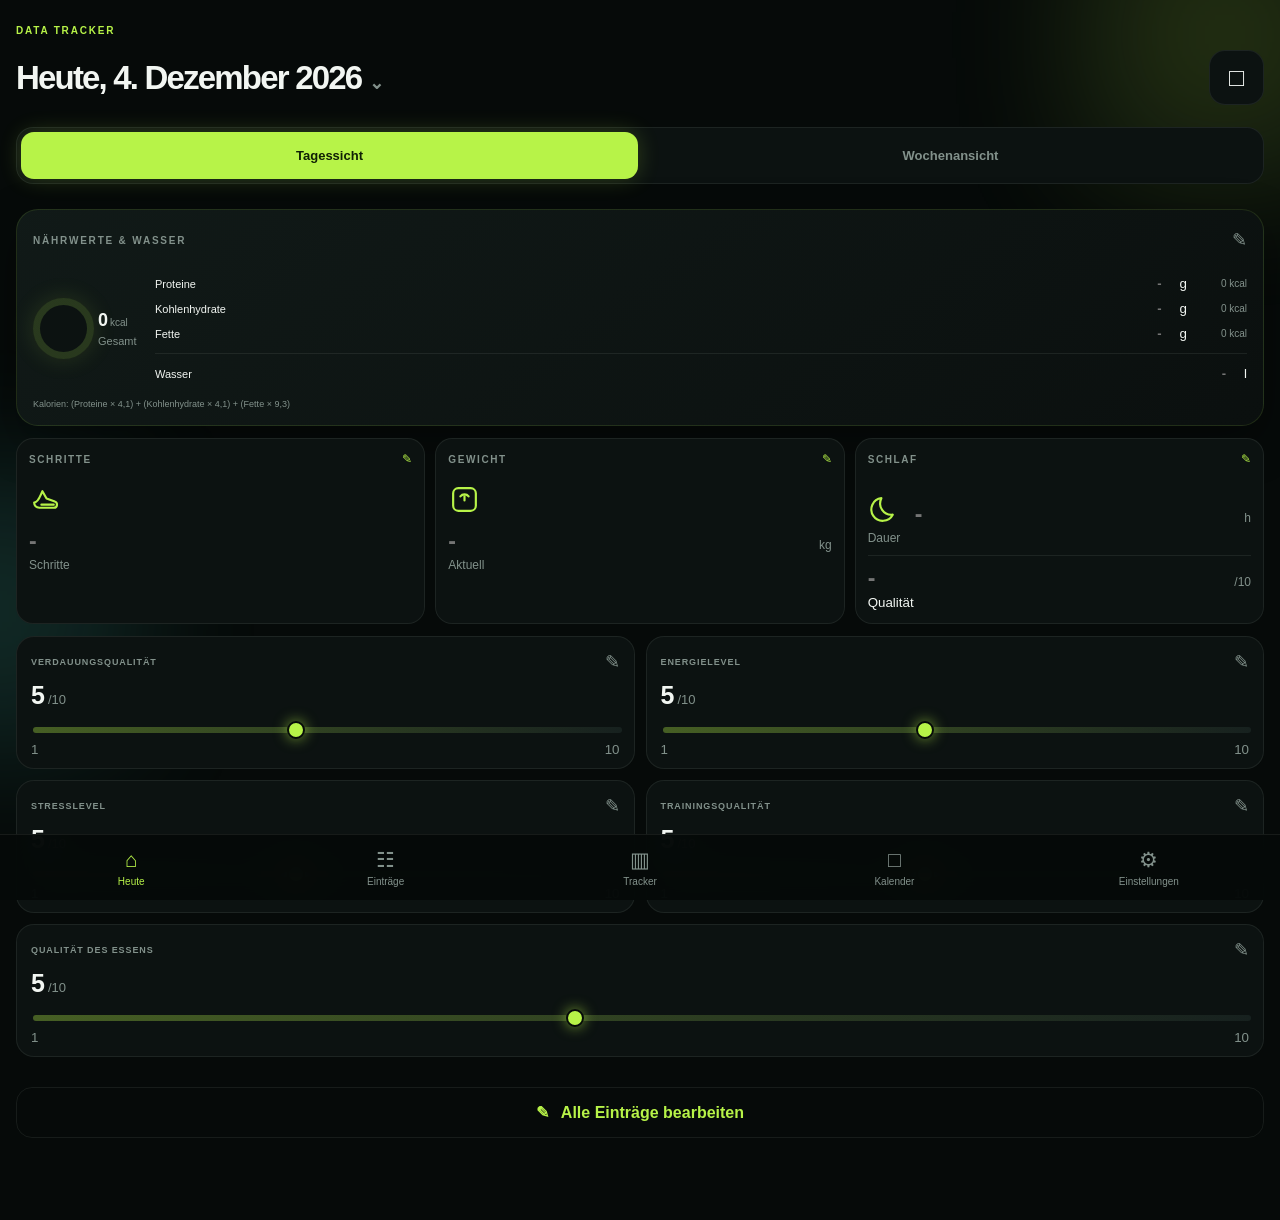
<file: index.html>
<!doctype html>
<html lang="de">
  <head>
    <meta charset="utf-8">
    <meta name="viewport" content="width=device-width, initial-scale=1, viewport-fit=cover">
    <meta name="theme-color" content="#070c0b">
    <title>NH Performance | Athlete Tracking</title>
    <link rel="manifest" href="manifest.webmanifest">
    <link rel="icon" href="assets/icon.svg" type="image/svg+xml">
    <link rel="stylesheet" href="styles.css">
  </head>
  <body>
    <div class="ambient ambient-one"></div>
    <div class="ambient ambient-two"></div>
    <div class="app-shell">
      <div id="pull-refresh" class="pull-refresh">Aktualisiert</div>
      <header class="topbar">
        <div>
          <p class="eyebrow">NH Performance</p>
          <h1 id="screen-greeting">Hi, Nicolas</h1>
        </div>
        <button class="profile-chip" data-go="profile" aria-label="Profil öffnen" title="Profil">
          <img src="assets/profile-nicolas.jpg" alt="">
        </button>
      </header>
      <main id="app" aria-live="polite"></main>
      <nav class="bottom-nav" aria-label="Hauptnavigation">
        <button class="nav-item active" data-tab="home"><span class="nav-icon">⌂</span>Heute</button>
        <button class="nav-item" data-tab="tracker"><span class="nav-icon">☷</span>Einträge</button>
        <button class="nav-item" data-tab="training"><span class="nav-icon">▥</span>Tracker</button>
        <button class="nav-item" data-tab="calendar"><span class="nav-icon">□</span>Kalender</button>
        <button class="nav-item" data-tab="profile"><span class="nav-icon">⚙</span>Einstellungen</button>
      </nav>
    </div>
    <dialog id="workout-dialog" class="workout-dialog">
      <form id="workout-form" method="dialog"></form>
    </dialog>
    <script src="data/fitness-data.js"></script>
    <script src="app.js"></script>
  </body>
</html>
</file>
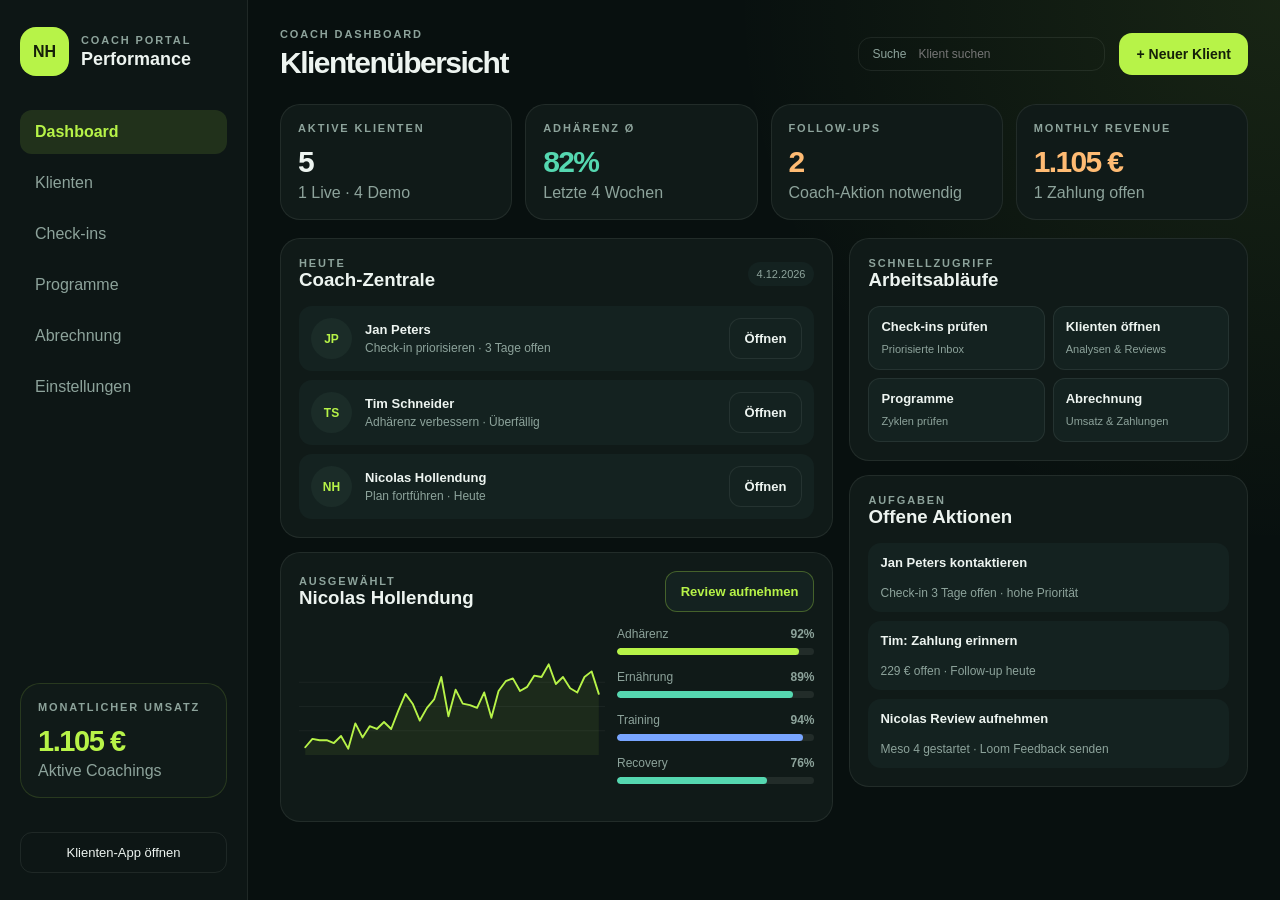
<file: coach.html>
<!doctype html>
<html lang="de">
  <head>
    <meta charset="utf-8">
    <meta name="viewport" content="width=device-width, initial-scale=1">
    <title>NH Coach Hub | Klientenübersicht</title>
    <link rel="icon" href="assets/icon.svg" type="image/svg+xml">
    <link rel="stylesheet" href="coach.css">
  </head>
  <body>
    <div class="coach-shell">
      <aside class="sidebar">
        <div class="brand">
          <span class="brand-mark">NH</span>
          <div>
            <p class="caption">Coach Portal</p>
            <h1>Performance</h1>
          </div>
        </div>
        <nav class="side-nav" aria-label="Coach Navigation">
          <button class="active" data-view="dashboard">Dashboard</button>
          <button data-view="clients">Klienten</button>
          <button data-view="checkins">Check-ins</button>
          <button data-view="programs">Programme</button>
          <button data-view="billing">Abrechnung</button>
          <button data-view="settings">Einstellungen</button>
        </nav>
        <article class="side-card">
          <p class="caption">Monatlicher Umsatz</p>
          <strong id="sidebar-revenue"></strong>
          <p class="muted">Aktive Coachings</p>
        </article>
        <a class="client-app-link" href="./">Klienten-App öffnen</a>
      </aside>
      <main class="dashboard">
        <header class="dashboard-header">
          <div>
            <p class="caption">Coach Dashboard</p>
            <h2>Klientenübersicht</h2>
          </div>
          <div class="header-actions">
            <label class="search">Suche <input id="client-search" type="search" placeholder="Klient suchen"></label>
            <button class="primary">+ Neuer Klient</button>
          </div>
        </header>
        <section class="summary-grid" id="portfolio-summary"></section>
        <section id="workspace"></section>
      </main>
    </div>
    <dialog id="presentation-dialog" class="presentation-dialog">
      <div id="presentation-content"></div>
    </dialog>
    <script src="data/fitness-data.js"></script>
    <script src="coach.js"></script>
  </body>
</html>
</file>
<file: styles.css>
:root {
  --bg: #060a09;
  --surface: #0c1211;
  --surface-2: #111a18;
  --surface-3: #17211f;
  --line: rgba(238, 246, 241, 0.075);
  --line-bright: rgba(183, 243, 72, 0.2);
  --text: #f2f6f2;
  --muted: #82918b;
  --accent: #b7f348;
  --accent-rgb: 183, 243, 72;
  --accent-dark: #102005;
  --teal: #53e3d3;
  --orange: #ffbc74;
  --radius: 22px;
  --shadow: 0 16px 44px rgba(0, 0, 0, 0.34);
}

* {
  box-sizing: border-box;
}

html {
  background: var(--bg);
}

body {
  min-width: 320px;
  min-height: 100vh;
  margin: 0;
  background: var(--bg);
  color: var(--text);
  font-family: Inter, "Segoe UI", Arial, sans-serif;
  -webkit-font-smoothing: antialiased;
}

button,
input,
select {
  font: inherit;
}

button {
  border: 0;
  color: inherit;
  cursor: pointer;
  transition: transform 120ms ease, background-color 180ms ease, border-color 180ms ease;
}

button:active {
  transform: scale(0.98);
}

h1,
h2,
h3,
p {
  margin: 0;
}

h1 {
  margin-top: 5px;
  font-size: 27px;
  letter-spacing: -0.055em;
}

h2 {
  font-size: 27px;
  letter-spacing: -0.055em;
}

h3 {
  font-size: 17px;
  letter-spacing: -0.035em;
}

.eyebrow {
  color: var(--muted);
  font-size: 10px;
  font-weight: 700;
  letter-spacing: 0.18em;
  text-transform: uppercase;
}

.ambient {
  position: fixed;
  z-index: 0;
  pointer-events: none;
  filter: blur(76px);
  opacity: 0.16;
}

.ambient-one {
  top: -100px;
  right: -80px;
  width: 270px;
  height: 270px;
  background: var(--accent);
}

.ambient-two {
  left: -130px;
  top: 54%;
  width: 250px;
  height: 250px;
  background: var(--teal);
}

.app-shell {
  position: relative;
  z-index: 1;
  max-width: 480px;
  min-height: 100vh;
  margin: 0 auto;
  padding: max(22px, env(safe-area-inset-top)) 18px calc(96px + env(safe-area-inset-bottom));
}

.pull-refresh {
  position: fixed;
  top: max(8px, env(safe-area-inset-top));
  left: 50%;
  z-index: 12;
  padding: 7px 14px;
  border-radius: 999px;
  background: var(--accent);
  color: var(--accent-dark);
  font-size: 11px;
  font-weight: 700;
  opacity: 0;
  pointer-events: none;
  transform: translate(-50%, -18px);
  transition: opacity 180ms ease, transform 180ms ease;
}

.pull-refresh.visible {
  opacity: 1;
  transform: translate(-50%, 0);
}

.topbar,
.card-top,
.page-title,
.dialog-header {
  display: flex;
  align-items: center;
  justify-content: space-between;
  gap: 12px;
}

.topbar {
  margin-bottom: 27px;
}

.tracker-screen .topbar {
  display: none;
}

.profile-chip {
  width: 47px;
  height: 47px;
  overflow: hidden;
  padding: 2px;
  border: 1px solid var(--line-bright);
  border-radius: 50%;
  background: var(--surface-2);
}

.profile-chip img {
  display: block;
  width: 100%;
  height: 100%;
  border-radius: 50%;
  object-fit: cover;
  object-position: center 34%;
}

#app > * {
  animation: content-rise 220ms ease both;
}

@keyframes content-rise {
  from { opacity: 0; transform: translateY(5px); }
  to { opacity: 1; transform: translateY(0); }
}

.page-title {
  margin-bottom: 18px;
}

.tracker-header {
  margin-bottom: 20px;
}

.tracker-header .eyebrow {
  color: var(--accent);
}

.tracker-header > div {
  display: flex;
  align-items: center;
  justify-content: space-between;
  gap: 12px;
  margin-top: 13px;
}

.tracker-header h2 {
  font-size: clamp(24px, 7vw, 30px);
}

.tracker-header h2.week-title {
  font-size: clamp(21px, 5.8vw, 27px);
}

@media (max-width: 410px) {
  .tracker-header h2.week-title {
    font-size: 18px;
    letter-spacing: -0.06em;
  }
}

.tracker-header h2 small {
  color: var(--muted);
  font-size: 18px;
}

.calendar-button {
  position: relative;
  display: grid;
  width: 54px;
  height: 54px;
  flex-shrink: 0;
  place-items: center;
  border: 1px solid var(--line);
  border-radius: 16px;
  background: var(--surface);
  color: var(--text);
  font-size: 25px;
}

.calendar-button input {
  position: absolute;
  inset: 0;
  opacity: 0;
}

.premium-card {
  margin-bottom: 12px;
  padding: 16px;
  border: 1px solid var(--line);
  border-radius: var(--radius);
  background: linear-gradient(145deg, rgba(17, 26, 24, 0.98), rgba(11, 16, 15, 0.98));
  box-shadow: var(--shadow);
}

.today-hero {
  display: grid;
  grid-template-columns: 120px 1fr;
  align-items: center;
  gap: 12px;
  border-color: rgba(var(--accent-rgb), 0.12);
}

.today-weight strong {
  display: block;
  margin: 8px 0 5px;
  color: var(--accent);
  font-size: 37px;
  letter-spacing: -0.07em;
}

.today-weight small {
  color: var(--muted);
  font-size: 14px;
}

.today-weight span {
  display: block;
  color: var(--muted);
  font-size: 11px;
}

.spark-chart {
  display: block;
  width: 100%;
  height: 82px;
}

.spark-chart.small {
  height: 52px;
}

.spark-chart polyline {
  fill: none;
  stroke-width: 3;
  stroke-linecap: round;
  stroke-linejoin: round;
}

.empty-chart {
  color: var(--muted);
  font-size: 11px;
}

.focus-workout h3 {
  margin: 9px 0 5px;
  font-size: 21px;
}

.focus-workout p:not(.eyebrow) {
  margin-bottom: 14px;
  color: var(--muted);
  font-size: 13px;
}

.ghost-link {
  background: none;
  color: var(--accent);
  font-size: 12px;
  font-weight: 700;
}

.primary-button {
  width: 100%;
  padding: 14px 15px;
  border-radius: 14px;
  background: var(--accent);
  color: var(--accent-dark);
  font-weight: 750;
}

.today-grid {
  display: grid;
  grid-template-columns: repeat(2, 1fr);
  gap: 8px;
  margin-bottom: 12px;
}

.metric-tile {
  padding: 13px;
  border: 1px solid var(--line);
  border-radius: 16px;
  background: var(--surface);
  text-align: left;
}

.metric-tile span,
.metric-tile small {
  display: block;
  color: var(--muted);
  font-size: 11px;
}

.metric-tile strong {
  display: inline-block;
  margin: 8px 4px 2px 0;
  font-size: 21px;
  letter-spacing: -0.04em;
}

.quick-track {
  display: grid;
  grid-template-columns: 1fr auto;
  width: 100%;
  gap: 4px;
  padding: 15px 16px;
  border: 1px solid rgba(var(--accent-rgb), 0.16);
  border-radius: 17px;
  background: rgba(var(--accent-rgb), 0.06);
  text-align: left;
}

.quick-track span:first-child {
  color: var(--muted);
  font-size: 11px;
}

.quick-track strong {
  grid-column: 1;
}

.quick-track .arrow {
  grid-row: 1 / 3;
  grid-column: 2;
  align-self: center;
  color: var(--accent);
  font-size: 22px;
}

.view-toggle {
  display: flex;
  gap: 4px;
  margin-bottom: 21px;
  padding: 4px;
  border: 1px solid var(--line);
  border-radius: 17px;
  background: var(--surface);
}

.view-toggle button {
  flex: 1;
  padding: 15px 11px;
  border-radius: 13px;
  background: transparent;
  color: var(--muted);
  font-size: 13px;
  font-weight: 700;
}

.view-toggle .active {
  background: var(--accent);
  color: var(--accent-dark);
  box-shadow: 0 0 22px rgba(var(--accent-rgb), 0.2);
}

.edit-tag {
  padding: 6px 8px;
  border-radius: 999px;
  background: rgba(var(--accent-rgb), 0.08);
  color: var(--accent);
  font-size: 10px;
  font-weight: 700;
}

.macro-card {
  padding: 20px;
  border-color: rgba(var(--accent-rgb), .12);
}

.edit-icon {
  color: var(--muted);
  font-size: 18px;
}

.nutrition-layout {
  display: grid;
  grid-template-columns: 1fr;
  align-items: center;
  gap: 17px;
  margin: 21px 0 15px;
}

.calorie-ring {
  display: grid;
  width: 112px;
  height: 112px;
  place-items: center;
  border-radius: 50%;
  background: conic-gradient(var(--accent) var(--progress), rgba(183, 243, 72, .15) var(--progress));
  box-shadow: 0 0 24px rgba(var(--accent-rgb), .13);
  justify-self: center;
}

.calorie-ring::before {
  content: "";
  grid-area: 1 / 1;
  width: 86px;
  height: 86px;
  border-radius: 50%;
  background: var(--surface);
}

.calorie-ring div {
  z-index: 1;
  grid-area: 1 / 1;
  text-align: center;
}

.calorie-ring strong {
  display: block;
  font-size: 20px;
  letter-spacing: -.04em;
}

.calorie-ring small,
.calorie-ring span {
  display: block;
  color: var(--muted);
  font-size: 10px;
}

.nutrient-row {
  display: grid;
  grid-template-columns: 1fr 70px 94px;
  align-items: center;
  gap: 8px;
  margin-bottom: 12px;
}

.nutrient-row label {
  display: flex;
  justify-content: flex-end;
  align-items: baseline;
  gap: 3px;
}

.nutrient-name {
  color: var(--text);
  font-size: 13px;
}

.nutrient-row input {
  width: 54px;
  padding: 0;
  border: 0;
  outline: 0;
  background: transparent;
  color: var(--text);
  font-size: 16px;
  font-weight: 700;
  text-align: right;
}

.nutrient-row label small {
  color: var(--text);
}

.target-data {
  text-align: right;
}

.target-data strong,
.target-data em {
  display: block;
  white-space: nowrap;
  font-size: 10px;
  font-style: normal;
}

.target-data strong {
  color: var(--muted);
}

.target-data em {
  margin-top: 3px;
  color: var(--accent);
}

.calorie-target {
  display: flex;
  justify-content: space-between;
  padding-top: 13px;
  border-top: 1px solid var(--line);
  color: var(--muted);
  font-size: 11px;
}

.body-input-grid {
  display: grid;
  grid-template-columns: repeat(2, 1fr);
  gap: 9px;
}

.data-card span {
  color: var(--muted);
  font-size: 11px;
}

.inline-input {
  display: flex;
  align-items: baseline;
  gap: 4px;
  margin-top: 7px;
}

.inline-input input {
  width: 100%;
  min-width: 0;
  padding: 0;
  border: 0;
  outline: 0;
  background: transparent;
  color: var(--text);
  font-size: 24px;
  font-weight: 700;
  letter-spacing: -0.04em;
}

.inline-input span {
  color: var(--muted);
  font-size: 12px;
}

.formula {
  margin-top: 13px;
  color: var(--muted);
  font-size: 10px;
}

.body-input-grid {
  margin-bottom: 12px;
}

.daily-parameters {
  grid-template-columns: repeat(3, 1fr);
}

.data-card {
  padding: 14px;
  border: 1px solid var(--line);
  border-radius: 17px;
  background: var(--surface);
}

.data-card b {
  display: block;
  margin: 20px 0 9px;
  color: var(--accent);
  font-size: 28px;
  font-weight: 500;
}

.data-card i {
  color: var(--accent);
  font-size: 12px;
  font-style: normal;
}

.daily-parameters .inline-input input {
  font-size: 21px;
}

.sleep-quality-inline {
  margin-top: 10px;
  padding-top: 9px;
  border-top: 1px solid var(--line);
}

.sleep-quality-inline .inline-input {
  margin: 0;
}

.sleep-quality-inline small {
  display: block;
  margin-top: 3px;
}

.quality-card {
  padding: 0;
  border: 0;
  background: transparent;
  box-shadow: none;
}

.quality-grid {
  display: grid;
  grid-template-columns: repeat(2, 1fr);
  gap: 10px;
}

.quality-row {
  display: block;
  margin: 0;
  padding: 16px 15px;
  border: 1px solid var(--line);
  border-radius: 18px;
  background: var(--surface);
}

.quality-row > div {
  display: flex;
  justify-content: space-between;
  margin-bottom: 8px;
}

.quality-row strong {
  color: var(--muted);
  font-size: 11px;
  letter-spacing: .09em;
  text-transform: uppercase;
  font-weight: 550;
}

.quality-row output {
  color: var(--accent);
  font-size: 22px;
  font-weight: 750;
}

.glow-slider {
  width: 100%;
  height: 6px;
  border-radius: 999px;
  outline: none;
  appearance: none;
  background: linear-gradient(90deg, rgba(var(--accent-rgb), 0.34), var(--surface-3));
  accent-color: var(--accent);
}

.glow-slider:focus-visible {
  box-shadow: 0 0 0 1px rgba(var(--accent-rgb), .45), 0 0 15px rgba(var(--accent-rgb), .22);
}

.wide-quality {
  grid-column: 1 / -1;
}

.edit-all-button {
  width: 100%;
  margin-top: 13px;
  padding: 15px;
  border: 1px solid var(--line);
  border-radius: 16px;
  background: transparent;
  color: var(--accent);
  font-weight: 650;
}

.edit-all-button span {
  margin-right: 8px;
}

.glow-slider::-webkit-slider-thumb {
  width: 18px;
  height: 18px;
  border: 2px solid var(--bg);
  border-radius: 50%;
  appearance: none;
  background: var(--accent);
  box-shadow: 0 0 14px rgba(var(--accent-rgb), 0.64);
}

.save-status {
  margin: 14px 0;
  color: var(--muted);
  font-size: 11px;
  text-align: center;
}

.save-status.saved {
  color: var(--accent);
}

.week-range {
  display: flex;
  align-items: center;
  justify-content: space-between;
}

.week-range h3 {
  margin-top: 6px;
}

.week-range span {
  color: var(--muted);
  font-size: 12px;
}

.week-days {
  display: grid;
  grid-template-columns: repeat(7, 1fr);
  gap: 5px;
  padding: 13px 9px;
}

.week-days button {
  display: grid;
  justify-items: center;
  gap: 8px;
  padding: 8px 3px;
  border-radius: 22px;
  background: transparent;
  color: var(--muted);
}

.week-days button.active {
  background: var(--accent);
  color: var(--accent-dark);
}

.week-days span {
  font-size: 11px;
}

.week-days strong {
  font-size: 15px;
}

.week-days i {
  width: 7px;
  height: 7px;
  border-radius: 50%;
  background: var(--accent);
}

.week-days .missing i {
  background: var(--orange);
}

.weekly-summary h3 {
  margin-top: 6px;
  color: var(--muted);
  font-size: 12px;
}

.weekly-summary .card-top > small {
  color: var(--muted);
  font-size: 10px;
}

.target-row {
  display: grid;
  grid-template-columns: 83px 1fr 64px 70px 38px;
  align-items: center;
  gap: 6px;
  margin-top: 16px;
  font-size: 10px;
}

.target-row > span {
  font-size: 12px;
}

.target-bar {
  height: 7px;
  overflow: hidden;
  border-radius: 999px;
  background: var(--surface-3);
}

.target-bar i {
  display: block;
  height: 100%;
  border-radius: inherit;
  background: var(--accent);
  box-shadow: 0 0 11px rgba(var(--accent-rgb), .42);
}

.target-row strong {
  color: var(--accent);
  text-align: right;
}

.target-row em {
  color: var(--muted);
  font-style: normal;
}

.target-row b {
  color: var(--accent);
  text-align: right;
}

.weekly-body > .eyebrow {
  margin-bottom: 13px;
}

.weekly-metrics {
  display: grid;
  grid-template-columns: repeat(2, 1fr);
  gap: 9px;
  margin-bottom: 12px;
}

.week-metric {
  margin: 0;
  padding: 13px;
}

.week-metric span {
  color: var(--muted);
  font-size: 11px;
}

.week-metric strong {
  font-size: 16px;
}

.week-metric small {
  color: var(--muted);
  font-size: 10px;
}

.week-metric .spark-chart {
  margin-top: 12px;
}

.comparison-card .card-top {
  margin-bottom: 10px;
}

.day-compare {
  display: grid;
  grid-template-columns: 1.1fr .9fr 1fr .7fr;
  width: 100%;
  padding: 12px 0;
  border-bottom: 1px solid var(--line);
  background: none;
  color: var(--muted);
  font-size: 11px;
  text-align: right;
}

.day-compare strong {
  color: var(--text);
  text-align: left;
}

.day-compare.missing {
  color: var(--orange);
}

.training-hero {
  border-color: rgba(var(--accent-rgb), 0.2);
  padding: 19px 17px;
}

.training-hero h2 {
  margin: 9px 0 5px;
}

.training-hero > p:not(.eyebrow) {
  color: var(--muted);
  font-size: 13px;
}

.exercise-preview {
  display: flex;
  gap: 6px;
  overflow: hidden;
  margin: 16px 0;
}

.exercise-preview span {
  flex-shrink: 0;
  padding: 8px 9px;
  border-radius: 9px;
  background: var(--surface-2);
  color: var(--muted);
  font-size: 11px;
}

.outlook {
  margin: 22px 0 16px;
}

.outlook h3 {
  margin-top: 5px;
}

.schedule-strip {
  display: flex;
  gap: 8px;
  overflow-x: auto;
  margin-top: 13px;
  scrollbar-width: none;
}

.schedule-strip::-webkit-scrollbar {
  display: none;
}

.schedule-day {
  display: grid;
  gap: 9px;
  min-width: 91px;
  padding: 12px 10px;
  border: 1px solid var(--line);
  border-radius: 14px;
  background: var(--surface);
}

.schedule-day.today {
  border-color: var(--line-bright);
  background: rgba(var(--accent-rgb), 0.06);
}

.schedule-day span,
.schedule-day small {
  color: var(--muted);
  font-size: 10px;
}

.schedule-day strong {
  color: var(--accent);
}

.cycle-card h3 {
  margin-top: 5px;
}

.cycle-edit {
  color: var(--muted);
  font-size: 11px;
  white-space: nowrap;
}

.cycle-edit input {
  width: 38px;
  margin: 0 3px;
  padding: 7px 3px;
  border: 1px solid var(--line);
  border-radius: 8px;
  background: var(--surface-2);
  color: var(--text);
  text-align: center;
}

.progress-track {
  height: 7px;
  overflow: hidden;
  margin: 17px 0;
  border-radius: 999px;
  background: var(--surface-3);
}

.progress-track span {
  display: block;
  height: 100%;
  border-radius: inherit;
  background: var(--accent);
  box-shadow: 0 0 12px rgba(var(--accent-rgb), 0.42);
}

.cycle-controls {
  display: flex;
  gap: 8px;
}

.cycle-controls button {
  flex: 1;
  padding: 11px 7px;
  border-radius: 11px;
  background: var(--surface-2);
  color: var(--muted);
  font-size: 12px;
}

.session-list {
  margin-top: 16px;
}

.session-row {
  display: grid;
  grid-template-columns: 40px 1fr auto;
  align-items: center;
  gap: 11px;
  margin-bottom: 8px;
  padding: 11px;
  border: 1px solid var(--line);
  border-radius: 14px;
  background: var(--surface);
}

.session-code {
  display: grid;
  height: 38px;
  place-items: center;
  border-radius: 11px;
  background: rgba(var(--accent-rgb), .1);
  color: var(--accent);
  font-weight: 700;
}

.session-row small {
  display: block;
  margin-top: 4px;
  color: var(--muted);
  font-size: 10px;
}

.session-row button {
  padding: 9px 10px;
  border-radius: 9px;
  background: var(--surface-2);
  color: var(--accent);
  font-size: 11px;
}

.analysis-stats {
  display: grid;
  grid-template-columns: repeat(3, 1fr);
  gap: 8px;
  margin-bottom: 12px;
}

.analysis-stats article {
  padding: 13px 8px;
  border: 1px solid var(--line);
  border-radius: 15px;
  background: var(--surface);
  text-align: center;
}

.analysis-stats span,
.analysis-stats small {
  display: block;
  color: var(--muted);
  font-size: 10px;
}

.analysis-stats strong {
  display: block;
  margin: 8px 0 3px;
  color: var(--accent);
  font-size: 19px;
}

.volume-card .spark-chart {
  margin-top: 18px;
}

.distribution-card h3 {
  margin: 5px 0 15px;
}

.distribution-row {
  display: grid;
  grid-template-columns: 103px 1fr 27px;
  align-items: center;
  gap: 10px;
  margin: 11px 0;
  font-size: 12px;
}

.distribution-row span {
  overflow: hidden;
  color: var(--muted);
  text-overflow: ellipsis;
  white-space: nowrap;
}

.distribution-row div {
  height: 6px;
  overflow: hidden;
  border-radius: 999px;
  background: var(--surface-3);
}

.distribution-row i {
  display: block;
  height: 100%;
  border-radius: inherit;
  background: var(--accent);
  box-shadow: 0 0 10px rgba(var(--accent-rgb), .38);
}

.data-only-note {
  color: var(--muted);
  font-size: 11px;
  text-align: center;
}

.calendar-week > .eyebrow {
  margin-bottom: 12px;
}

.calendar-row {
  display: flex;
  justify-content: space-between;
  gap: 10px;
  padding: 13px 0;
  border-bottom: 1px solid var(--line);
}

.calendar-row.today strong {
  color: var(--accent);
}

.calendar-row span {
  display: block;
  margin-top: 5px;
  color: var(--muted);
  font-size: 12px;
}

.calendar-row small {
  align-self: center;
  color: var(--muted);
}

.history-dots {
  display: grid;
  grid-template-columns: repeat(7, 1fr);
  gap: 8px;
  margin: 18px 0;
}

.history-dots button {
  height: 25px;
  border-radius: 7px;
  background: var(--surface-3);
}

.history-dots .logged {
  background: rgba(var(--accent-rgb), .42);
}

.secondary-wide {
  width: 100%;
  padding: 13px;
  border: 1px solid var(--line);
  border-radius: 13px;
  background: var(--surface-2);
  color: var(--text);
  font-weight: 650;
}

.profile-card {
  display: flex;
  align-items: center;
  gap: 14px;
}

.profile-card img {
  width: 58px;
  height: 58px;
  border-radius: 50%;
  object-fit: cover;
}

.profile-card p {
  margin-top: 6px;
  color: var(--muted);
  font-size: 13px;
}

.inbox-card {
  display: flex;
  justify-content: space-between;
  width: 100%;
  text-align: left;
}

.inbox-card h3 {
  margin: 7px 0 4px;
}

.inbox-card small {
  color: var(--muted);
}

.inbox-card > span {
  align-self: center;
  color: var(--accent);
  font-size: 22px;
}

.profile-settings label {
  display: block;
  margin: 15px 0;
  color: var(--muted);
  font-size: 12px;
}

.profile-settings select,
.profile-settings input {
  display: block;
  width: 100%;
  margin-top: 8px;
  padding: 12px;
  border: 1px solid var(--line);
  border-radius: 11px;
  background: var(--surface-2);
  color: var(--text);
}

.coach-targets {
  margin: 19px 0;
  padding: 13px;
  border-radius: 15px;
  background: var(--surface-2);
}

.coach-targets > div {
  display: grid;
  grid-template-columns: repeat(2, 1fr);
  gap: 8px;
}

.coach-targets label {
  position: relative;
  margin: 12px 0 0;
}

.coach-targets label:last-child {
  grid-column: 1 / -1;
}

.coach-targets small {
  position: absolute;
  right: 10px;
  bottom: 13px;
  color: var(--muted);
}

.coach-targets input {
  padding-right: 43px;
}
.theme-grid {
  display: grid;
  grid-template-columns: repeat(4, 1fr);
  gap: 7px;
  margin-bottom: 18px;
}

.theme-grid button {
  display: grid;
  justify-items: center;
  gap: 8px;
  padding: 10px 3px;
  border: 1px solid var(--line);
  border-radius: 11px;
  background: var(--surface-2);
  color: var(--muted);
  font-size: 10px;
}

.theme-grid .active {
  border-color: var(--line-bright);
  color: var(--text);
}

.theme-grid i {
  width: 20px;
  height: 20px;
  border-radius: 50%;
}

.storage-copy {
  margin-bottom: 14px;
  color: var(--muted);
  font-size: 12px;
  line-height: 1.5;
}

.back-button {
  padding: 9px 11px;
  border-radius: 10px;
  background: var(--surface-2);
  color: var(--muted);
  font-size: 11px;
}

.history-button {
  width: 100%;
  margin-bottom: 12px;
  padding: 10px;
  border: 1px dashed var(--line);
  border-radius: 12px;
  background: transparent;
  color: var(--muted);
  font-size: 12px;
}

.chat-thread {
  display: grid;
  gap: 8px;
  margin-bottom: 15px;
}

.message-row {
  display: flex;
}

.message-row.mine {
  justify-content: flex-end;
}

.message {
  max-width: 86%;
  padding: 11px 12px 8px;
  border-radius: 6px 17px 17px;
  background: var(--surface-2);
  font-size: 13px;
  line-height: 1.45;
}

.message-row.mine .message {
  border-radius: 17px 6px 17px 17px;
  background: rgba(var(--accent-rgb), .14);
}

.message time {
  display: block;
  margin-top: 8px;
  color: var(--muted);
  font-size: 10px;
  text-align: right;
}

.message-attachment {
  display: flex;
  align-items: center;
  gap: 8px;
  margin-top: 8px;
  padding: 8px;
  border-radius: 9px;
  background: var(--surface);
  color: var(--muted);
  font-size: 11px;
}

.message-attachment img {
  width: 62px;
  height: 62px;
  border-radius: 8px;
  object-fit: cover;
}

.message-attachment small {
  color: var(--muted);
  font-size: 11px;
}

.chat-composer {
  position: sticky;
  bottom: 72px;
  display: grid;
  grid-template-columns: 42px 1fr auto;
  gap: 7px;
  padding: 9px;
  border: 1px solid var(--line);
  border-radius: 16px;
  background: var(--surface);
}

.attach-button {
  position: relative;
  display: grid;
  height: 42px;
  place-items: center;
  border-radius: 11px;
  background: var(--surface-2);
  color: var(--accent);
  font-size: 23px;
}

.attach-button input {
  position: absolute;
  width: 1px;
  height: 1px;
  opacity: 0;
}

.chat-composer > input {
  min-width: 0;
  padding: 10px;
  border: 1px solid var(--line);
  border-radius: 11px;
  background: var(--surface-2);
  color: var(--text);
}

.send-button {
  padding: 0 11px;
  border-radius: 11px;
  background: var(--accent);
  color: var(--accent-dark);
  font-size: 12px;
  font-weight: 700;
}

.bottom-nav {
  position: fixed;
  right: 0;
  bottom: 0;
  left: 0;
  z-index: 5;
  display: flex;
  max-width: 480px;
  margin: 0 auto;
  padding: 8px 4px calc(8px + env(safe-area-inset-bottom));
  border-top: 1px solid var(--line);
  background: rgba(6, 10, 9, 0.96);
  backdrop-filter: blur(20px);
}

.nav-item {
  flex: 1;
  padding: 5px 0;
  background: none;
  color: var(--muted);
  font-size: 8px;
}

.nav-icon {
  display: block;
  margin-bottom: 5px;
  font-size: 17px;
  line-height: 18px;
}

.nav-item.active {
  color: var(--accent);
}

dialog {
  width: min(440px, calc(100vw - 20px));
  max-height: calc(100vh - 20px);
  padding: 0;
  border: 1px solid var(--line);
  border-radius: 25px;
  background: var(--surface);
  color: var(--text);
}

dialog::backdrop {
  background: rgba(0, 0, 0, .72);
  backdrop-filter: blur(4px);
}

.workout-dialog form {
  max-height: calc(100vh - 22px);
  overflow-y: auto;
  padding: 18px;
}

.live-workout-head {
  position: sticky;
  top: -18px;
  z-index: 2;
  margin: -18px -18px 15px;
  padding: 18px;
  border-bottom: 1px solid var(--line);
  background: var(--surface);
}

.icon-button {
  width: 36px;
  height: 36px;
  border-radius: 10px;
  background: var(--surface-2);
  color: var(--muted);
  font-size: 22px;
}

.timer-card {
  display: flex;
  justify-content: space-between;
  align-items: center;
  margin-top: 15px;
  padding: 12px;
  border-radius: 13px;
  background: var(--surface-2);
}

.timer-card strong {
  display: block;
  margin-top: 5px;
  color: var(--accent);
  font-size: 25px;
}

.timer-card button {
  padding: 7px;
  border-radius: 8px;
  background: var(--surface-3);
  color: var(--muted);
  font-size: 11px;
}

.log-exercise {
  margin-bottom: 10px;
  padding: 12px;
  border: 1px solid var(--line);
  border-radius: 13px;
  background: var(--surface-2);
}

.log-exercise .card-top span {
  color: var(--muted);
  font-size: 11px;
}

.set-row {
  display: grid;
  grid-template-columns: 36px 1fr 1fr 52px;
  align-items: end;
  gap: 7px;
  margin-top: 10px;
}

.set-row label {
  color: var(--muted);
  font-size: 10px;
}

.set-row input {
  display: block;
  width: 100%;
  margin-top: 5px;
  padding: 8px 5px;
  border: 1px solid var(--line);
  border-radius: 8px;
  background: var(--surface);
  color: var(--text);
}

.set-check {
  height: 36px;
  border-radius: 9px;
  background: var(--surface-3);
  color: var(--muted);
  font-size: 11px;
  font-weight: 700;
}

.set-check.complete {
  background: var(--accent);
  color: var(--accent-dark);
}

.workout-actions {
  position: sticky;
  bottom: -18px;
  display: flex;
  gap: 8px;
  margin: 17px -18px -18px;
  padding: 14px 18px 18px;
  border-top: 1px solid var(--line);
  background: var(--surface);
}

.secondary-button {
  padding: 13px;
  border-radius: 13px;
  background: var(--surface-2);
  color: var(--text);
  font-weight: 650;
}

.workout-actions .secondary-button {
  flex: .45;
}

/* Compact full-width client dashboard matching the mobile tracker reference. */
.app-shell {
  width: 100%;
  max-width: none;
  padding: max(25px, env(safe-area-inset-top)) 16px calc(82px + env(safe-area-inset-bottom));
}

.tracker-header {
  margin-bottom: 22px;
}

.tracker-header > div {
  margin-top: 14px;
}

.tracker-header h2 {
  font-size: clamp(27px, 7.4vw, 33px);
}

.calendar-button {
  width: 55px;
  height: 55px;
}

.view-toggle {
  margin-bottom: 25px;
}

.view-toggle button {
  padding: 16px 11px;
}

.macro-card {
  padding: 19px 16px 16px;
}

.nutrition-layout {
  grid-template-columns: 118px minmax(0, 1fr);
  gap: 4px;
  margin: 25px 0 18px;
}

.calorie-overview {
  display: flex;
  align-items: center;
  gap: 4px;
}

.calorie-ring {
  width: 61px;
  height: 61px;
  flex: 0 0 61px;
  justify-self: initial;
}

.calorie-ring::before {
  width: 47px;
  height: 47px;
}

.calorie-total strong {
  display: inline;
  color: var(--text);
  font-size: 18px;
  letter-spacing: -.055em;
}

.calorie-total span {
  margin-left: 3px;
  color: var(--muted);
  font-size: 10px;
}

.calorie-total small {
  display: block;
  margin-top: 4px;
  color: var(--muted);
  font-size: 11px;
}

.nutrient-row {
  grid-template-columns: minmax(78px, 1fr) 45px 56px;
  gap: 4px;
  margin-bottom: 10px;
}

.nutrient-name {
  font-size: 11px;
  white-space: nowrap;
}

.nutrient-row input {
  width: 37px;
  font-size: 13px;
}

.macro-kcal {
  color: var(--muted);
  font-size: 10px;
  text-align: right;
  white-space: nowrap;
}

.water-row {
  grid-template-columns: 1fr 45px;
  margin: 12px 0 0;
  padding-top: 12px;
  border-top: 1px solid var(--line);
}

.formula {
  margin-top: 0;
  font-size: 9px;
}

.daily-parameters {
  gap: 10px;
}

.data-card {
  min-height: 160px;
  padding: 13px 12px;
}

.data-card .card-top > span {
  font-size: 10px;
  font-weight: 700;
  letter-spacing: .16em;
  text-transform: uppercase;
}

.data-card b {
  margin: 17px 0 12px;
}

.data-card b svg {
  display: block;
  width: 33px;
  height: 33px;
  fill: none;
  stroke: currentColor;
  stroke-width: 2.1;
  stroke-linecap: round;
  stroke-linejoin: round;
}

.sleep-symbol svg {
  fill: var(--accent);
  stroke: none;
}

.daily-parameters .inline-input input {
  font-size: 23px;
}

.data-card > small {
  display: block;
  margin-top: 3px;
  color: var(--muted);
  font-size: 12px;
}

.sleep-symbol {
  position: absolute;
  top: 53px;
  left: 12px;
  margin: 0 !important;
  font-size: 36px !important;
}

.sleep-card {
  position: relative;
}

.sleep-card > .inline-input {
  margin-top: 35px;
  margin-left: 47px;
}

.quality-grid {
  gap: 11px;
}

.quality-row {
  min-height: 110px;
  padding: 14px 14px 11px;
}

.quality-title {
  display: flex;
  justify-content: space-between;
  align-items: center;
  margin-bottom: 7px;
}

.quality-row strong {
  font-size: 9px;
  letter-spacing: .1em;
}

.quality-row output {
  display: block;
  margin-bottom: 9px;
  color: var(--text);
  font-size: 25px;
}

.quality-row output small {
  margin-left: 3px;
  color: var(--muted);
  font-size: 13px;
  font-weight: 400;
}

.wide-quality .quality-row {
  min-height: 112px;
}

.slider-scale {
  display: flex;
  justify-content: space-between;
  margin-top: 5px;
  color: var(--muted);
}

.edit-all-button {
  margin-top: 18px;
}

.save-status {
  display: none;
}

.bottom-nav {
  max-width: none;
  padding-top: 9px;
}

.nav-item {
  font-size: 10px;
}

.nav-icon {
  font-size: 21px;
  line-height: 22px;
}

@media (max-width: 365px) {
  .app-shell {
    padding-right: 10px;
    padding-left: 10px;
  }

  .nutrition-layout {
    grid-template-columns: 1fr;
  }

  .calorie-overview {
    justify-content: center;
  }
}

@media (min-width: 620px) {
  .app-shell {
    margin-top: 0;
  }
}

@media (prefers-reduced-motion: reduce) {
  *,
  *::before,
  *::after {
    animation: none !important;
    transition: none !important;
  }
}
</file>
<file: coach.css>
:root {
  --bg: #08100f;
  --sidebar: #0d1615;
  --panel: #101a18;
  --panel-2: #142220;
  --line: rgba(238, 246, 241, 0.08);
  --text: #edf4f0;
  --muted: #8da39b;
  --accent: #b7f348;
  --accent-rgb: 183, 243, 72;
  --accent-ink: #152009;
  --teal: #55d7b0;
  --orange: #ffbb73;
  --red: #ff7469;
  --blue: #78a5ff;
  --radius: 20px;
  --shadow: 0 25px 50px rgba(0, 0, 0, 0.22);
}

* {
  box-sizing: border-box;
}

body {
  margin: 0;
  min-width: 1080px;
  min-height: 100vh;
  background: radial-gradient(circle at 100% 0%, rgba(var(--accent-rgb), 0.09), transparent 35%), var(--bg);
  color: var(--text);
  font-family: Inter, "Segoe UI", Arial, sans-serif;
}

button,
input,
textarea,
select {
  font: inherit;
}

button {
  color: inherit;
  cursor: pointer;
}

h1,
h2,
h3,
h4,
p {
  margin: 0;
}

.caption {
  color: var(--muted);
  font-size: 11px;
  font-weight: 700;
  letter-spacing: 0.17em;
  text-transform: uppercase;
}

.muted {
  color: var(--muted);
}

.coach-shell {
  display: grid;
  grid-template-columns: 248px 1fr;
  min-height: 100vh;
}

.sidebar {
  display: flex;
  flex-direction: column;
  gap: 34px;
  min-height: 100vh;
  padding: 27px 20px;
  border-right: 1px solid var(--line);
  background: var(--sidebar);
}

.brand {
  display: flex;
  align-items: center;
  gap: 12px;
}

.brand-mark {
  display: grid;
  place-items: center;
  width: 49px;
  height: 49px;
  border-radius: 16px;
  background: var(--accent);
  color: var(--accent-ink);
  font-size: 16px;
  font-weight: 800;
}

.brand h1 {
  margin-top: 3px;
  font-size: 18px;
}

.side-nav {
  display: grid;
  gap: 7px;
}

.side-nav button {
  padding: 13px 15px;
  border: 0;
  border-radius: 12px;
  background: transparent;
  color: var(--muted);
  text-align: left;
}

.side-nav button.active {
  background: rgba(var(--accent-rgb), 0.12);
  color: var(--accent);
  font-weight: 700;
}

.side-card {
  margin-top: auto;
  padding: 17px;
  border: 1px solid rgba(var(--accent-rgb), 0.14);
  border-radius: var(--radius);
  background: var(--panel);
}

.side-card strong {
  display: block;
  margin: 12px 0 4px;
  color: var(--accent);
  font-size: 29px;
  letter-spacing: -0.05em;
}

.client-app-link {
  padding: 12px;
  border: 1px solid var(--line);
  border-radius: 12px;
  color: var(--text);
  font-size: 13px;
  text-align: center;
  text-decoration: none;
}

.dashboard {
  padding: 28px 32px;
}

.dashboard-header,
.header-actions,
.section-head,
.profile-head,
.client-name-row,
.recommendation-head {
  display: flex;
  align-items: center;
  justify-content: space-between;
  gap: 14px;
}

.dashboard-header {
  margin-bottom: 24px;
}

.dashboard-header h2 {
  margin-top: 6px;
  font-size: 30px;
  letter-spacing: -0.05em;
}

.search {
  display: flex;
  align-items: center;
  gap: 10px;
  padding: 8px 13px;
  border: 1px solid var(--line);
  border-radius: 13px;
  color: var(--muted);
  font-size: 12px;
}

.search input {
  width: 175px;
  border: 0;
  outline: none;
  background: transparent;
  color: var(--text);
}

.primary {
  padding: 13px 17px;
  border: 0;
  border-radius: 13px;
  background: var(--accent);
  color: var(--accent-ink);
  font-size: 14px;
  font-weight: 700;
}

.ghost {
  padding: 12px 15px;
  border: 1px solid var(--line);
  border-radius: 12px;
  background: var(--panel-2);
  color: var(--text);
  font-size: 13px;
  font-weight: 650;
}

.ghost.accent {
  border-color: rgba(var(--accent-rgb), 0.3);
  color: var(--accent);
}

.summary-grid {
  display: grid;
  grid-template-columns: repeat(4, 1fr);
  gap: 13px;
  margin-bottom: 18px;
}

.summary-card,
.client-panel,
.profile-panel,
.chart-card,
.stat-card,
.recommendation-card {
  border: 1px solid var(--line);
  border-radius: var(--radius);
  background: var(--panel);
}

.summary-card {
  padding: 17px;
}

.summary-card strong {
  display: block;
  margin: 11px 0 5px;
  font-size: 30px;
  letter-spacing: -0.055em;
}

.summary-card.good strong {
  color: var(--teal);
}

.summary-card.attention strong {
  color: var(--orange);
}

.content-grid {
  display: grid;
  grid-template-columns: 310px 1fr;
  gap: 16px;
}

.dashboard-columns {
  display: grid;
  grid-template-columns: 1.25fr 0.9fr;
  gap: 16px;
}

.workspace-card {
  margin-bottom: 14px;
  padding: 18px;
  border: 1px solid var(--line);
  border-radius: var(--radius);
  background: var(--panel);
}

.activity-list,
.queue-list,
.task-list,
.billing-list,
.program-list {
  display: grid;
  gap: 9px;
  margin-top: 15px;
}

.activity-row,
.queue-item,
.task-item,
.billing-row,
.program-row {
  display: grid;
  align-items: center;
  gap: 12px;
  padding: 12px;
  border-radius: 13px;
  background: var(--panel-2);
}

.activity-row {
  grid-template-columns: 42px 1fr auto;
}

.queue-item {
  grid-template-columns: 46px 1fr auto auto;
}

.queue-item.urgent {
  border: 1px solid rgba(255, 116, 105, 0.24);
}

.activity-row strong,
.queue-item strong,
.program-row strong,
.billing-row strong,
.task-item strong {
  display: block;
  margin-bottom: 4px;
  font-size: 13px;
}

.activity-row p,
.queue-item p,
.program-row p,
.billing-row p,
.task-item p {
  color: var(--muted);
  font-size: 12px;
}

.mini-status {
  padding: 6px 9px;
  border-radius: 999px;
  background: rgba(85, 215, 176, 0.13);
  color: var(--teal);
  font-size: 11px;
  font-weight: 700;
}

.mini-status.attention {
  background: rgba(255, 187, 115, 0.13);
  color: var(--orange);
}

.mini-status.risk {
  background: rgba(255, 116, 105, 0.13);
  color: var(--red);
}

.quick-actions {
  display: grid;
  grid-template-columns: repeat(2, 1fr);
  gap: 8px;
  margin-top: 15px;
}

.quick-actions button {
  padding: 12px;
  border: 1px solid var(--line);
  border-radius: 12px;
  background: var(--panel-2);
  text-align: left;
}

.quick-actions strong {
  display: block;
  margin-bottom: 5px;
  font-size: 13px;
}

.quick-actions span {
  color: var(--muted);
  font-size: 11px;
}

.client-panel {
  padding: 17px;
}

.pill {
  padding: 6px 9px;
  border-radius: 999px;
  background: var(--panel-2);
  color: var(--muted);
  font-size: 11px;
}

.client-list {
  display: grid;
  gap: 9px;
  margin-top: 16px;
}

.client-card {
  width: 100%;
  padding: 13px;
  border: 1px solid transparent;
  border-radius: 15px;
  background: var(--panel-2);
  text-align: left;
}

.client-card.selected {
  border-color: rgba(var(--accent-rgb), 0.34);
  background: rgba(var(--accent-rgb), 0.08);
}

.avatar {
  display: grid;
  place-items: center;
  width: 41px;
  height: 41px;
  border-radius: 50%;
  background: #1b2c28;
  color: var(--accent);
  font-size: 12px;
  font-weight: 700;
}

.client-card .client-name-row {
  justify-content: flex-start;
}

.client-card h4 {
  font-size: 14px;
}

.client-card .muted {
  margin-top: 4px;
  font-size: 12px;
}

.status-dot {
  width: 8px;
  height: 8px;
  margin-left: auto;
  border-radius: 50%;
  background: var(--teal);
}

.status-dot.attention {
  background: var(--orange);
}

.status-dot.risk {
  background: var(--red);
}

.client-row-metrics {
  display: flex;
  justify-content: space-between;
  gap: 8px;
  margin-top: 12px;
  color: var(--muted);
  font-size: 11px;
}

.profile-panel {
  padding: 20px;
}

.profile-head {
  margin-bottom: 17px;
}

.profile-actions {
  display: flex;
  gap: 8px;
}

.profile-identity {
  display: flex;
  align-items: center;
  gap: 13px;
}

.profile-identity .avatar {
  width: 53px;
  height: 53px;
  font-size: 15px;
}

.profile-identity h3 {
  margin: 4px 0;
  font-size: 23px;
  letter-spacing: -0.04em;
}

.tag {
  padding: 7px 11px;
  border-radius: 999px;
  background: rgba(85, 215, 176, 0.12);
  color: var(--teal);
  font-size: 12px;
  font-weight: 700;
}

.tag.attention {
  background: rgba(255, 187, 115, 0.14);
  color: var(--orange);
}

.tag.risk {
  background: rgba(255, 116, 105, 0.12);
  color: var(--red);
}

.profile-stats {
  display: grid;
  grid-template-columns: repeat(5, 1fr);
  gap: 9px;
  margin-bottom: 16px;
}

.stat-card {
  padding: 13px;
  background: var(--panel-2);
}

.stat-card strong {
  display: block;
  margin: 9px 0 4px;
  font-size: 20px;
  letter-spacing: -0.04em;
}

.profile-analytics {
  display: grid;
  grid-template-columns: 1.55fr 1fr;
  gap: 12px;
  margin-bottom: 12px;
}

.detail-grid {
  display: grid;
  grid-template-columns: repeat(3, 1fr);
  gap: 10px;
  margin-bottom: 12px;
}

.detail-card {
  padding: 14px;
  border: 1px solid var(--line);
  border-radius: 15px;
  background: var(--panel-2);
}

.detail-card h4 {
  margin: 7px 0 12px;
}

.metric-list {
  display: grid;
  gap: 10px;
}

.metric-line {
  display: flex;
  justify-content: space-between;
  gap: 8px;
  padding-bottom: 8px;
  border-bottom: 1px solid var(--line);
  color: var(--muted);
  font-size: 12px;
}

.metric-line:last-child {
  padding-bottom: 0;
  border-bottom: 0;
}

.metric-line strong {
  color: var(--text);
}

.chart-card,
.recommendation-card {
  padding: 16px;
  background: var(--panel-2);
}

.chart-card h4,
.recommendation-card h4 {
  margin-top: 7px;
}

.trend-positive {
  color: var(--teal);
  font-size: 12px;
  font-weight: 700;
}

.trend-warning {
  color: var(--orange);
  font-size: 12px;
  font-weight: 700;
}

.weight-chart {
  display: block;
  width: 100%;
  height: 155px;
  margin-top: 17px;
}

.weight-chart .grid {
  stroke: rgba(238, 246, 241, 0.07);
}

.weight-chart .line {
  fill: none;
  stroke: var(--accent);
  stroke-linecap: round;
  stroke-linejoin: round;
  stroke-width: 3;
}

.weight-chart .area {
  fill: rgba(var(--accent-rgb), 0.07);
}

.signal {
  margin-top: 15px;
}

.signal div {
  display: flex;
  justify-content: space-between;
  margin-bottom: 7px;
  color: var(--muted);
  font-size: 12px;
}

.signal-track {
  height: 7px;
  overflow: hidden;
  border-radius: 999px;
  background: rgba(238, 246, 241, 0.08);
}

.signal-track span {
  display: block;
  height: 100%;
  border-radius: inherit;
}

.recommendation-grid {
  display: grid;
  grid-template-columns: repeat(2, 1fr);
  gap: 9px;
  margin-top: 14px;
}

.recommendation {
  padding: 12px;
  border-radius: 12px;
  background: rgba(238, 246, 241, 0.035);
}

.recommendation strong {
  display: block;
  margin-bottom: 5px;
  font-size: 13px;
}

.recommendation p {
  color: var(--muted);
  font-size: 12px;
  line-height: 1.45;
}

.demo-note {
  margin-top: 14px;
  color: var(--muted);
  font-size: 11px;
}

.filters {
  display: flex;
  gap: 7px;
  margin-top: 14px;
}

.filter {
  padding: 8px 12px;
  border: 1px solid var(--line);
  border-radius: 999px;
  background: var(--panel-2);
  color: var(--muted);
  font-size: 12px;
}

.filter.active {
  border-color: rgba(var(--accent-rgb), 0.22);
  color: var(--accent);
}

.queue-actions {
  display: flex;
  gap: 6px;
}

.queue-actions button {
  padding: 7px 10px;
  border: 1px solid var(--line);
  border-radius: 8px;
  background: transparent;
  color: var(--muted);
  font-size: 11px;
}

.row-chart {
  height: 7px;
  overflow: hidden;
  border-radius: 999px;
  background: rgba(238, 246, 241, 0.08);
}

.row-chart span {
  display: block;
  height: 100%;
  border-radius: inherit;
  background: var(--accent);
}

.program-row {
  grid-template-columns: 1.2fr 0.8fr 0.8fr auto;
}

.billing-row {
  grid-template-columns: 1.1fr 0.8fr 0.8fr 0.8fr auto;
}

.settings-grid {
  display: grid;
  grid-template-columns: 1.25fr 0.9fr;
  gap: 16px;
}

.settings-card {
  padding: 20px;
  border: 1px solid var(--line);
  border-radius: var(--radius);
  background: var(--panel);
}

.settings-card h3 {
  margin: 7px 0 6px;
}

.theme-swatches {
  display: grid;
  grid-template-columns: repeat(3, 1fr);
  gap: 10px;
  margin-top: 21px;
}

.theme-swatch {
  position: relative;
  display: flex;
  align-items: center;
  gap: 10px;
  min-height: 65px;
  padding: 12px;
  border: 1px solid var(--line);
  border-radius: 14px;
  background: var(--panel-2);
  text-align: left;
}

.theme-swatch.selected {
  border-color: rgba(var(--accent-rgb), 0.5);
  box-shadow: 0 0 0 1px rgba(var(--accent-rgb), 0.16) inset;
}

.swatch-dot {
  width: 29px;
  height: 29px;
  flex-shrink: 0;
  border-radius: 50%;
  background: var(--swatch);
}

.theme-swatch strong {
  display: block;
  font-size: 13px;
}

.theme-swatch span:not(.swatch-dot) {
  display: block;
  margin-top: 3px;
  color: var(--muted);
  font-size: 11px;
}

.custom-color-row {
  display: flex;
  align-items: end;
  gap: 12px;
  margin-top: 18px;
  padding-top: 18px;
  border-top: 1px solid var(--line);
}

.custom-color-row label {
  display: grid;
  gap: 7px;
  color: var(--muted);
  font-size: 12px;
}

.custom-color-row input[type="color"] {
  width: 64px;
  height: 44px;
  padding: 3px;
  border: 1px solid var(--line);
  border-radius: 11px;
  background: var(--panel-2);
}

.settings-preview {
  padding: 20px;
  border: 1px solid rgba(var(--accent-rgb), 0.16);
  border-radius: 18px;
  background: radial-gradient(circle at 90% 5%, rgba(var(--accent-rgb), 0.2), transparent 34%), var(--panel-2);
}

.preview-header {
  display: flex;
  align-items: center;
  justify-content: space-between;
  gap: 10px;
  margin-bottom: 18px;
}

.preview-logo {
  display: inline-flex;
  align-items: center;
  gap: 8px;
  color: var(--accent);
  font-size: 13px;
  font-weight: 700;
}

.preview-logo::before {
  content: "";
  width: 9px;
  height: 9px;
  border-radius: 50%;
  background: var(--accent);
}

.preview-metric {
  margin: 14px 0;
  font-size: 45px;
  font-weight: 700;
  letter-spacing: -0.065em;
}

.preview-metric span {
  color: var(--accent);
}

.preview-track {
  height: 7px;
  overflow: hidden;
  margin-bottom: 18px;
  border-radius: 999px;
  background: rgba(238, 246, 241, 0.1);
}

.preview-track span {
  display: block;
  height: 100%;
  border-radius: inherit;
  background: var(--accent);
}

.settings-options {
  display: grid;
  gap: 9px;
  margin-top: 18px;
}

.settings-toggle {
  display: flex;
  align-items: center;
  justify-content: space-between;
  gap: 15px;
  padding: 12px 0;
  border-bottom: 1px solid var(--line);
}

.settings-toggle:last-child {
  border-bottom: 0;
}

.settings-toggle strong {
  display: block;
  font-size: 13px;
}

.settings-toggle p {
  margin-top: 4px;
  color: var(--muted);
  font-size: 12px;
}

.compact-mode .client-card,
.compact-mode .activity-row,
.compact-mode .queue-item,
.compact-mode .program-row,
.compact-mode .billing-row {
  padding-top: 8px;
  padding-bottom: 8px;
}

.toggle {
  width: 44px;
  height: 25px;
  border: 0;
  border-radius: 999px;
  background: rgba(238, 246, 241, 0.15);
}

.toggle.active {
  background: var(--accent);
}

.toggle::after {
  content: "";
  display: block;
  width: 19px;
  height: 19px;
  margin: 3px;
  border-radius: 50%;
  background: var(--text);
  transition: transform 160ms ease;
}

.toggle.active::after {
  transform: translateX(19px);
  background: var(--accent-ink);
}

.presentation-dialog {
  width: min(1440px, calc(100vw - 30px));
  height: min(900px, calc(100vh - 30px));
  padding: 0;
  border: 1px solid rgba(var(--accent-rgb), 0.2);
  border-radius: 25px;
  background: #07100e;
  color: var(--text);
  box-shadow: var(--shadow);
}

.presentation-dialog::backdrop {
  background: rgba(2, 5, 5, 0.88);
  backdrop-filter: blur(8px);
}

.present-shell {
  display: grid;
  grid-template-rows: auto 1fr auto;
  height: 100%;
  padding: 30px 34px 22px;
  background: radial-gradient(circle at 92% 6%, rgba(var(--accent-rgb), 0.14), transparent 28%), #07100e;
}

.present-header,
.present-footer {
  display: flex;
  align-items: center;
  justify-content: space-between;
  gap: 18px;
}

.present-client {
  display: flex;
  align-items: center;
  gap: 16px;
}

.present-client .avatar {
  width: 58px;
  height: 58px;
  font-size: 16px;
}

.present-client h2 {
  margin: 5px 0 4px;
  font-size: 27px;
}

.record-badge {
  display: inline-flex;
  gap: 8px;
  align-items: center;
  padding: 9px 13px;
  border-radius: 999px;
  background: rgba(255, 116, 105, 0.12);
  color: #ffb2aa;
  font-size: 12px;
}

.record-dot {
  width: 8px;
  height: 8px;
  border-radius: 50%;
  background: var(--red);
}

.present-stage {
  display: grid;
  align-items: center;
  padding: 20px 0;
}

.present-slide {
  display: grid;
  gap: 20px;
}

.slide-title h3 {
  margin-top: 8px;
  font-size: 37px;
  letter-spacing: -0.055em;
}

.hero-metrics {
  display: grid;
  grid-template-columns: repeat(4, 1fr);
  gap: 13px;
}

.hero-metric {
  padding: 20px;
  border: 1px solid var(--line);
  border-radius: 18px;
  background: var(--panel);
}

.hero-metric strong {
  display: block;
  margin-top: 13px;
  font-size: 38px;
  letter-spacing: -0.06em;
}

.present-grid {
  display: grid;
  grid-template-columns: 1.45fr 1fr;
  gap: 15px;
}

.present-card {
  padding: 20px;
  border: 1px solid var(--line);
  border-radius: 18px;
  background: var(--panel);
}

.present-chart {
  height: 250px;
}

.talking-points {
  display: grid;
  gap: 10px;
  margin-top: 16px;
}

.talking-point {
  padding: 15px;
  border-left: 3px solid var(--accent);
  border-radius: 0 12px 12px 0;
  background: var(--panel-2);
}

.talking-point p {
  margin-top: 6px;
  color: var(--muted);
  line-height: 1.45;
}

.present-nav {
  display: flex;
  gap: 7px;
}

.slide-dot {
  width: 37px;
  height: 7px;
  border: 0;
  border-radius: 999px;
  background: rgba(238, 246, 241, 0.12);
}

.slide-dot.active {
  background: var(--accent);
}

.present-controls {
  display: flex;
  gap: 9px;
}

@media (max-width: 1180px) {
  .summary-grid,
  .profile-stats {
    grid-template-columns: repeat(2, 1fr);
  }

  .profile-analytics {
    grid-template-columns: 1fr;
  }

  .detail-grid {
    grid-template-columns: 1fr;
  }
}
</file>
